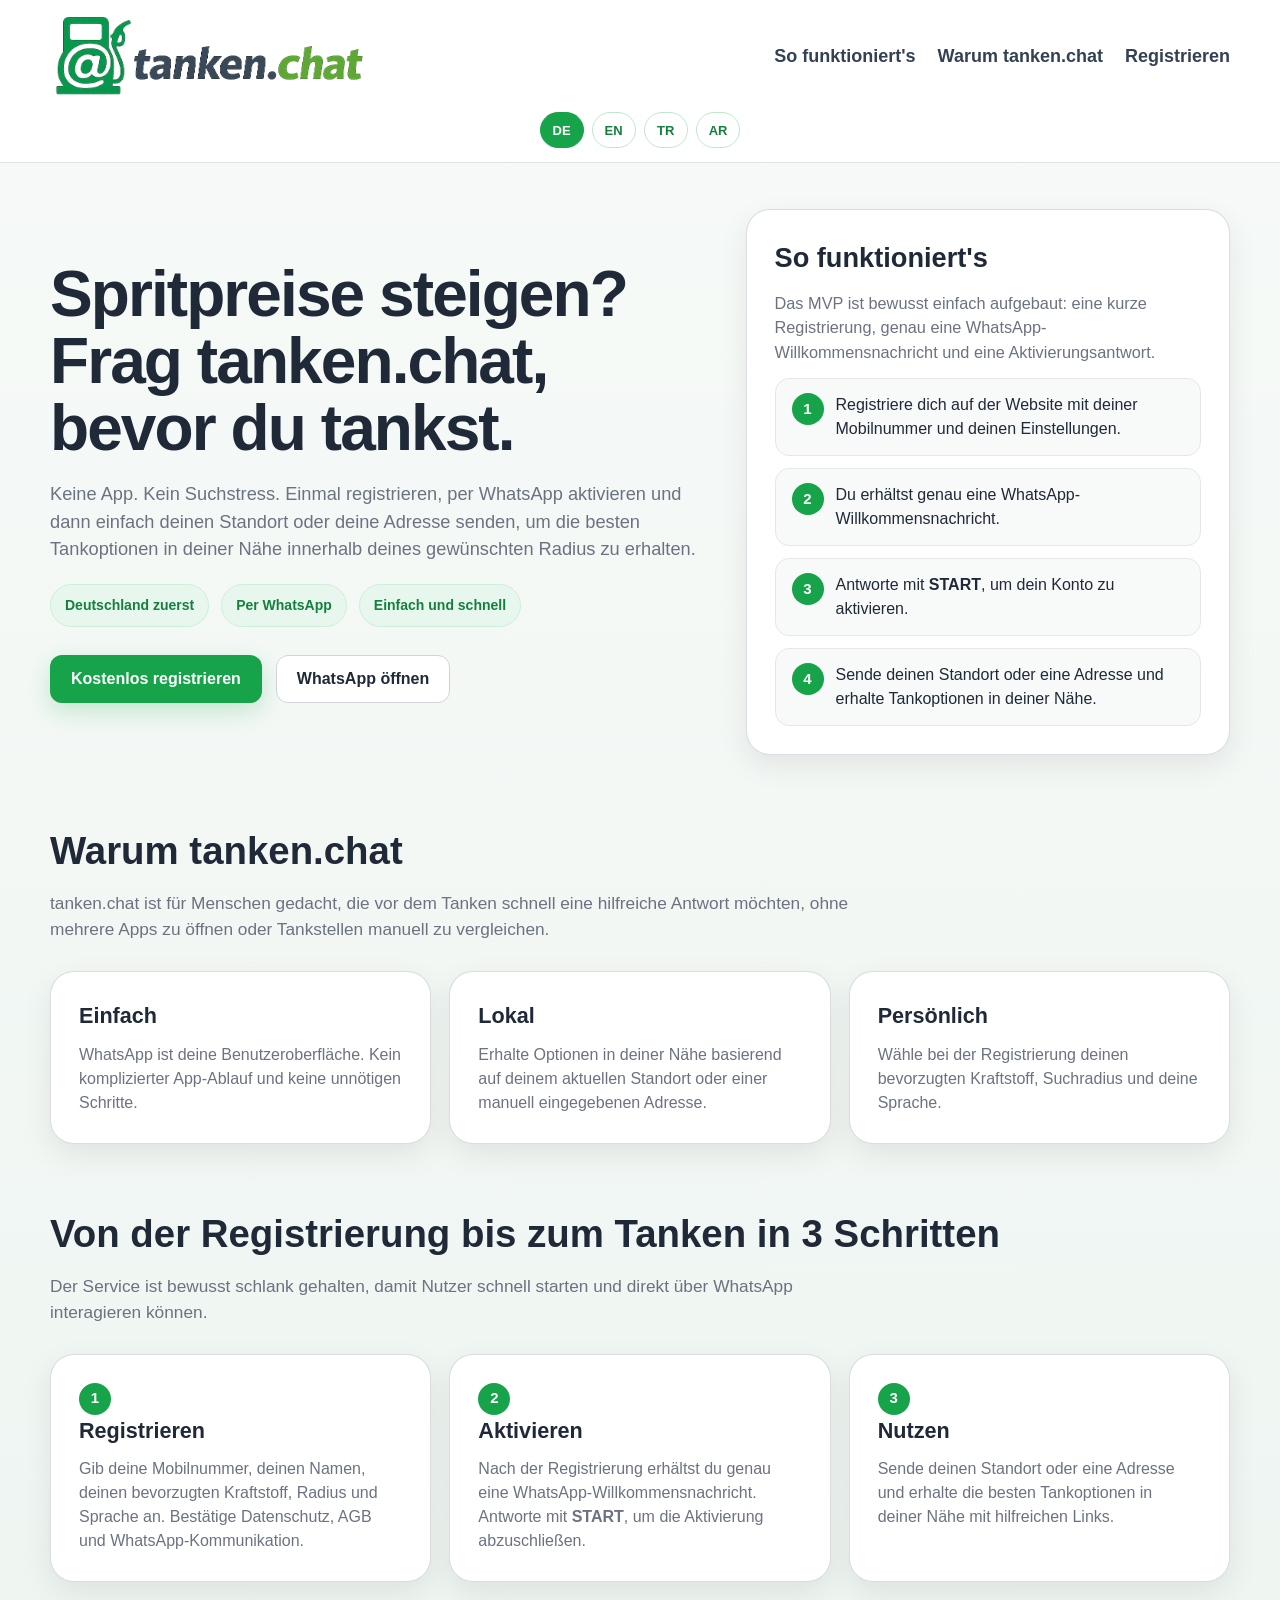
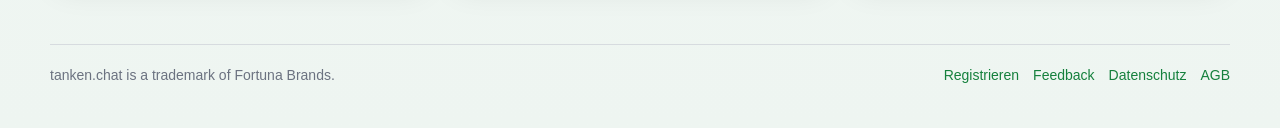
<file: index.html>
<!DOCTYPE html>
<html lang="de">
<head>
  <meta charset="UTF-8" />
  <meta name="viewport" content="width=device-width, initial-scale=1.0" />
  <title>tanken.chat</title>
  <meta name="description" content="tanken.chat - WhatsApp fuel helper" />
  <link rel="stylesheet" href="css/styles.css" />
</head>
<body data-page="home">
  <header class="site-header">
    <div class="container header-shell">
      <div class="header-top">
        <a href="index.html" class="brand" aria-label="tanken.chat home">
          <img src="assets/logo.png" alt="tanken.chat logo" />
        </a>

        <div class="header-right desktop-only">
          <nav class="nav-links">
            <a href="#how-it-works" data-i18n="nav_how">So funktioniert's</a>
            <a href="#why" data-i18n="nav_why">Warum tanken.chat</a>
            <a href="register.html" data-i18n="nav_register">Registrieren</a>
          </nav>
        </div>
      </div>

      <div class="header-language-row">
        <div class="lang-switch" aria-label="Language switcher">
          <button type="button" class="lang-btn active" data-lang="de">DE</button>
          <button type="button" class="lang-btn" data-lang="en">EN</button>
          <button type="button" class="lang-btn" data-lang="tr">TR</button>
          <button type="button" class="lang-btn" data-lang="ar">AR</button>
        </div>
      </div>

      <div class="header-nav-mobile mobile-only">
        <nav class="nav-links nav-links-mobile">
          <a href="#how-it-works" data-i18n="nav_how">So funktioniert's</a>
          <a href="#why" data-i18n="nav_why">Warum tanken.chat</a>
          <a href="register.html" data-i18n="nav_register">Registrieren</a>
        </nav>
      </div>
    </div>
  </header>

  <main>
    <section class="hero">
      <div class="container hero-grid">
        <div class="hero-copy">
          <h1 data-i18n="hero_title">Spritpreise steigen?<br />Frag tanken.chat,<br />bevor du tankst.</h1>

          <p class="lead" data-i18n="hero_lead">
            Keine App. Kein Suchstress. Einmal registrieren, per WhatsApp aktivieren und dann einfach deinen Standort oder deine Adresse senden, um die besten Tankoptionen in deiner Nähe innerhalb deines gewünschten Radius zu erhalten.
          </p>

          <div class="hero-badges">
            <span class="badge" data-i18n="badge_1">Deutschland zuerst</span>
            <span class="badge" data-i18n="badge_2">Per WhatsApp</span>
            <span class="badge" data-i18n="badge_3">Einfach und schnell</span>
          </div>

          <div class="hero-actions">
            <a class="btn btn-primary" href="register.html" data-i18n="hero_cta_primary">Kostenlos registrieren</a>
            <a class="btn btn-secondary" href="https://wa.me/" target="_blank" rel="noopener noreferrer" data-i18n="hero_cta_secondary">WhatsApp öffnen</a>
          </div>
        </div>

        <aside class="hero-card">
          <h3 data-i18n="card_title">So funktioniert's</h3>
          <p data-i18n="card_text">
            Das MVP ist bewusst einfach aufgebaut: eine kurze Registrierung, genau eine WhatsApp-Willkommensnachricht und eine Aktivierungsantwort.
          </p>

          <div class="mini-steps">
            <div class="mini-step">
              <span class="mini-step-number">1</span>
              <div data-i18n="mini_1">Registriere dich auf der Website mit deiner Mobilnummer und deinen Einstellungen.</div>
            </div>
            <div class="mini-step">
              <span class="mini-step-number">2</span>
              <div data-i18n="mini_2">Du erhältst genau eine WhatsApp-Willkommensnachricht.</div>
            </div>
            <div class="mini-step">
              <span class="mini-step-number">3</span>
              <div data-i18n="mini_3">Antworte mit <strong>START</strong>, um dein Konto zu aktivieren.</div>
            </div>
            <div class="mini-step">
              <span class="mini-step-number">4</span>
              <div data-i18n="mini_4">Sende deinen Standort oder eine Adresse und erhalte Tankoptionen in deiner Nähe.</div>
            </div>
          </div>
        </aside>
      </div>
    </section>

    <section class="section" id="why">
      <div class="container">
        <h2 class="section-title" data-i18n="why_title">Warum tanken.chat</h2>
        <p class="section-subtitle" data-i18n="why_subtitle">
          tanken.chat ist für Menschen gedacht, die vor dem Tanken schnell eine hilfreiche Antwort möchten, ohne mehrere Apps zu öffnen oder Tankstellen manuell zu vergleichen.
        </p>

        <div class="features">
          <article class="feature-card">
            <h3 data-i18n="feature_1_title">Einfach</h3>
            <p data-i18n="feature_1_text">WhatsApp ist deine Benutzeroberfläche. Kein komplizierter App-Ablauf und keine unnötigen Schritte.</p>
          </article>

          <article class="feature-card">
            <h3 data-i18n="feature_2_title">Lokal</h3>
            <p data-i18n="feature_2_text">Erhalte Optionen in deiner Nähe basierend auf deinem aktuellen Standort oder einer manuell eingegebenen Adresse.</p>
          </article>

          <article class="feature-card">
            <h3 data-i18n="feature_3_title">Persönlich</h3>
            <p data-i18n="feature_3_text">Wähle bei der Registrierung deinen bevorzugten Kraftstoff, Suchradius und deine Sprache.</p>
          </article>
        </div>
      </div>
    </section>

    <section class="section" id="how-it-works">
      <div class="container">
        <h2 class="section-title" data-i18n="steps_title">Von der Registrierung bis zum Tanken in 3 Schritten</h2>
        <p class="section-subtitle" data-i18n="steps_subtitle">
          Der Service ist bewusst schlank gehalten, damit Nutzer schnell starten und direkt über WhatsApp interagieren können.
        </p>

        <div class="steps">
          <article class="step-card">
            <div class="step-number">1</div>
            <h3 data-i18n="step_1_title">Registrieren</h3>
            <p data-i18n="step_1_text">Gib deine Mobilnummer, deinen Namen, deinen bevorzugten Kraftstoff, Radius und Sprache an. Bestätige Datenschutz, AGB und WhatsApp-Kommunikation.</p>
          </article>

          <article class="step-card">
            <div class="step-number">2</div>
            <h3 data-i18n="step_2_title">Aktivieren</h3>
            <p data-i18n="step_2_text">Nach der Registrierung erhältst du genau eine WhatsApp-Willkommensnachricht. Antworte mit <strong>START</strong>, um die Aktivierung abzuschließen.</p>
          </article>

          <article class="step-card">
            <div class="step-number">3</div>
            <h3 data-i18n="step_3_title">Nutzen</h3>
            <p data-i18n="step_3_text">Sende deinen Standort oder eine Adresse und erhalte die besten Tankoptionen in deiner Nähe mit hilfreichen Links.</p>
          </article>
        </div>
      </div>
    </section>
  </main>

  <footer class="site-footer">
    <div class="container footer-inner">
      <div>tanken.chat is a trademark of Fortuna Brands.</div>
      <div class="footer-links">
        <a href="register.html" data-i18n="footer_register">Registrieren</a>
        <a href="feedback.html" data-i18n="footer_feedback">Feedback</a>
        <a href="privacy.html" data-i18n="footer_privacy">Datenschutz</a>
        <a href="terms.html" data-i18n="footer_terms">AGB</a>
      </div>
    </div>
  </footer>

  <script>
    const translations = {
      de: {
        nav_how: "So funktioniert's",
        nav_why: "Warum tanken.chat",
        nav_register: "Registrieren",
        hero_title: "Spritpreise steigen?<br />Frag tanken.chat,<br />bevor du tankst.",
        hero_lead: "Keine App. Kein Suchstress. Einmal registrieren, per WhatsApp aktivieren und dann einfach deinen Standort oder deine Adresse senden, um die besten Tankoptionen in deiner Nähe innerhalb deines gewünschten Radius zu erhalten.",
        badge_1: "Deutschland zuerst",
        badge_2: "Per WhatsApp",
        badge_3: "Einfach und schnell",
        hero_cta_primary: "Kostenlos registrieren",
        hero_cta_secondary: "WhatsApp öffnen",
        card_title: "So funktioniert's",
        card_text: "Das MVP ist bewusst einfach aufgebaut: eine kurze Registrierung, genau eine WhatsApp-Willkommensnachricht und eine Aktivierungsantwort.",
        mini_1: "Registriere dich auf der Website mit deiner Mobilnummer und deinen Einstellungen.",
        mini_2: "Du erhältst genau eine WhatsApp-Willkommensnachricht.",
        mini_3: "Antworte mit <strong>START</strong>, um dein Konto zu aktivieren.",
        mini_4: "Sende deinen Standort oder eine Adresse und erhalte Tankoptionen in deiner Nähe.",
        why_title: "Warum tanken.chat",
        why_subtitle: "tanken.chat ist für Menschen gedacht, die vor dem Tanken schnell eine hilfreiche Antwort möchten, ohne mehrere Apps zu öffnen oder Tankstellen manuell zu vergleichen.",
        feature_1_title: "Einfach",
        feature_1_text: "WhatsApp ist deine Benutzeroberfläche. Kein komplizierter App-Ablauf und keine unnötigen Schritte.",
        feature_2_title: "Lokal",
        feature_2_text: "Erhalte Optionen in deiner Nähe basierend auf deinem aktuellen Standort oder einer manuell eingegebenen Adresse.",
        feature_3_title: "Persönlich",
        feature_3_text: "Wähle bei der Registrierung deinen bevorzugten Kraftstoff, Suchradius und deine Sprache.",
        steps_title: "Von der Registrierung bis zum Tanken in 3 Schritten",
        steps_subtitle: "Der Service ist bewusst schlank gehalten, damit Nutzer schnell starten und direkt über WhatsApp interagieren können.",
        step_1_title: "Registrieren",
        step_1_text: "Gib deine Mobilnummer, deinen Namen, deinen bevorzugten Kraftstoff, Radius und Sprache an. Bestätige Datenschutz, AGB und WhatsApp-Kommunikation.",
        step_2_title: "Aktivieren",
        step_2_text: "Nach der Registrierung erhältst du genau eine WhatsApp-Willkommensnachricht. Antworte mit <strong>START</strong>, um die Aktivierung abzuschließen.",
        step_3_title: "Nutzen",
        step_3_text: "Sende deinen Standort oder eine Adresse und erhalte die besten Tankoptionen in deiner Nähe mit hilfreichen Links.",
        footer_register: "Registrieren",
        footer_feedback: "Feedback",
        footer_privacy: "Datenschutz",
        footer_terms: "AGB"
      },
      en: {
        nav_how: "How it works",
        nav_why: "Why tanken.chat",
        nav_register: "Register",
        hero_title: "Fuel prices rising?<br />Ask tanken.chat<br />before you refuel.",
        hero_lead: "No app. No search stress. Register once, activate by WhatsApp, then send your location or address to receive the best nearby fuel options within your chosen radius.",
        badge_1: "Germany-first",
        badge_2: "WhatsApp-based",
        badge_3: "Simple and fast",
        hero_cta_primary: "Register free",
        hero_cta_secondary: "Open WhatsApp",
        card_title: "How it works",
        card_text: "The MVP is intentionally simple: one quick registration, one WhatsApp welcome message, and one activation reply.",
        mini_1: "Register on the website with your mobile number and preferences.",
        mini_2: "Receive exactly one WhatsApp welcome message.",
        mini_3: "Reply <strong>START</strong> to activate your account.",
        mini_4: "Send your location or address and receive nearby fuel options.",
        why_title: "Why tanken.chat",
        why_subtitle: "tanken.chat is designed for people who want a quick answer before refueling, without opening multiple apps or manually comparing stations.",
        feature_1_title: "Simple",
        feature_1_text: "Use WhatsApp as your interface. No complicated app flow and no unnecessary steps.",
        feature_2_title: "Localized",
        feature_2_text: "Get nearby options based on your current location or a manually entered address.",
        feature_3_title: "Personalized",
        feature_3_text: "Choose your preferred fuel, search radius, and language during registration.",
        steps_title: "From registration to refueling in 3 steps",
        steps_subtitle: "The service is intentionally lightweight so users can start quickly and interact directly through WhatsApp.",
        step_1_title: "Register",
        step_1_text: "Add your mobile number, user name, preferred fuel, radius, and language. Accept privacy, terms, and WhatsApp communication.",
        step_2_title: "Activate",
        step_2_text: "After registration, you receive exactly one WhatsApp welcome message. Reply <strong>START</strong> to complete activation.",
        step_3_title: "Use",
        step_3_text: "Send your location or address and receive the best nearby fuel options with helpful links.",
        footer_register: "Register",
        footer_feedback: "Feedback",
        footer_privacy: "Privacy",
        footer_terms: "Terms"
      },
      tr: {
        nav_how: "Nasıl çalışır",
        nav_why: "Neden tanken.chat",
        nav_register: "Kayıt ol",
        hero_title: "Yakıt fiyatları artıyor mu?<br />Yakıt almadan önce<br />tanken.chat'e sor.",
        hero_lead: "Uygulama yok. Arama stresi yok. Bir kez kayıt ol, WhatsApp ile etkinleştir, sonra konumunu veya adresini gönder ve seçtiğin yarıçap içindeki en iyi yakın yakıt seçeneklerini al.",
        badge_1: "Önce Almanya",
        badge_2: "WhatsApp tabanlı",
        badge_3: "Basit ve hızlı",
        hero_cta_primary: "Ücretsiz kayıt ol",
        hero_cta_secondary: "WhatsApp'ı aç",
        card_title: "Nasıl çalışır",
        card_text: "MVP bilerek basit tasarlandı: hızlı bir kayıt, bir WhatsApp karşılama mesajı ve bir etkinleştirme yanıtı.",
        mini_1: "Web sitesinde cep telefonu numaran ve tercihlerinle kayıt ol.",
        mini_2: "Tam olarak bir WhatsApp karşılama mesajı al.",
        mini_3: "Hesabını etkinleştirmek için <strong>START</strong> yaz ve gönder.",
        mini_4: "Konumunu veya adresini gönder ve yakındaki yakıt seçeneklerini al.",
        why_title: "Neden tanken.chat",
        why_subtitle: "tanken.chat, yakıt almadan önce hızlı bir cevap isteyen ve birden fazla uygulama açmadan veya istasyonları manuel karşılaştırmadan çözüm arayan kişiler için tasarlanmıştır.",
        feature_1_title: "Basit",
        feature_1_text: "Arayüz olarak WhatsApp kullanılır. Karmaşık uygulama akışı ve gereksiz adımlar yoktur.",
        feature_2_title: "Yerel",
        feature_2_text: "Mevcut konumuna veya elle girdiğin adrese göre yakın seçenekleri al.",
        feature_3_title: "Kişisel",
        feature_3_text: "Kayıt sırasında tercih ettiğin yakıt türünü, arama yarıçapını ve dili seç.",
        steps_title: "Kayıttan yakıt almaya 3 adım",
        steps_subtitle: "Hizmet, kullanıcıların hızlı başlaması ve doğrudan WhatsApp üzerinden etkileşim kurması için hafif tutulmuştur.",
        step_1_title: "Kayıt ol",
        step_1_text: "Cep telefonu numaranı, kullanıcı adını, tercih ettiğin yakıtı, yarıçapı ve dili ekle. Gizlilik, şartlar ve WhatsApp iletişimini kabul et.",
        step_2_title: "Etkinleştir",
        step_2_text: "Kayıttan sonra tam olarak bir WhatsApp karşılama mesajı alırsın. Etkinleştirmeyi tamamlamak için <strong>START</strong> yanıtını ver.",
        step_3_title: "Kullan",
        step_3_text: "Konumunu veya adresini gönder ve faydalı bağlantılarla en iyi yakın yakıt seçeneklerini al.",
        footer_register: "Kayıt ol",
        footer_feedback: "Geri bildirim",
        footer_privacy: "Gizlilik",
        footer_terms: "Şartlar"
      },
      ar: {
        nav_how: "كيف يعمل",
        nav_why: "لماذا tanken.chat",
        nav_register: "التسجيل",
        hero_title: "هل ترتفع أسعار الوقود؟<br />اسأل tanken.chat<br />قبل أن تعبئ الوقود.",
        hero_lead: "لا تطبيق. لا تعب في البحث. سجّل مرة واحدة، فعّل عبر واتساب، ثم أرسل موقعك أو عنوانك لتحصل على أفضل خيارات الوقود القريبة ضمن النطاق الذي تختاره.",
        badge_1: "ألمانيا أولاً",
        badge_2: "يعتمد على واتساب",
        badge_3: "بسيط وسريع",
        hero_cta_primary: "سجّل مجاناً",
        hero_cta_secondary: "افتح واتساب",
        card_title: "كيف يعمل",
        card_text: "تم تصميم النسخة الأولية ببساطة: تسجيل سريع واحد، رسالة ترحيب واحدة على واتساب، ورد تفعيل واحد.",
        mini_1: "سجّل في الموقع باستخدام رقم هاتفك المحمول وتفضيلاتك.",
        mini_2: "ستتلقى رسالة ترحيب واحدة فقط على واتساب.",
        mini_3: "أرسل <strong>START</strong> لتفعيل حسابك.",
        mini_4: "أرسل موقعك أو عنوانك واحصل على خيارات الوقود القريبة.",
        why_title: "لماذا tanken.chat",
        why_subtitle: "تم تصميم tanken.chat للأشخاص الذين يريدون إجابة سريعة قبل التزود بالوقود، من دون فتح عدة تطبيقات أو مقارنة المحطات يدوياً.",
        feature_1_title: "بسيط",
        feature_1_text: "استخدم واتساب كواجهة لك. لا تدفق تطبيق معقد ولا خطوات غير ضرورية.",
        feature_2_title: "محلي",
        feature_2_text: "احصل على خيارات قريبة بناءً على موقعك الحالي أو عنوان تدخله يدوياً.",
        feature_3_title: "شخصي",
        feature_3_text: "اختر نوع الوقود المفضل، ونطاق البحث، واللغة أثناء التسجيل.",
        steps_title: "من التسجيل إلى التزود بالوقود في 3 خطوات",
        steps_subtitle: "تم إبقاء الخدمة خفيفة حتى يتمكن المستخدمون من البدء بسرعة والتفاعل مباشرة عبر واتساب.",
        step_1_title: "التسجيل",
        step_1_text: "أدخل رقم هاتفك المحمول واسم المستخدم ونوع الوقود المفضل والنطاق واللغة. وافق على الخصوصية والشروط والتواصل عبر واتساب.",
        step_2_title: "التفعيل",
        step_2_text: "بعد التسجيل، ستتلقى رسالة ترحيب واحدة فقط على واتساب. أرسل <strong>START</strong> لإكمال التفعيل.",
        step_3_title: "الاستخدام",
        step_3_text: "أرسل موقعك أو عنوانك واحصل على أفضل خيارات الوقود القريبة مع روابط مفيدة.",
        footer_register: "التسجيل",
        footer_feedback: "ملاحظات",
        footer_privacy: "الخصوصية",
        footer_terms: "الشروط"
      }
    };

    function applyLanguage(lang) {
      const dict = translations[lang] || translations.de;
      document.documentElement.lang = lang === 'ar' ? 'ar' : lang;
      document.documentElement.dir = lang === 'ar' ? 'rtl' : 'ltr';
      document.body.classList.toggle('rtl', lang === 'ar');

      document.querySelectorAll('[data-i18n]').forEach(el => {
        const key = el.getAttribute('data-i18n');
        if (dict[key]) el.innerHTML = dict[key];
      });

      document.querySelectorAll('.lang-btn').forEach(btn => {
        btn.classList.toggle('active', btn.dataset.lang === lang);
      });

      localStorage.setItem('tanken_lang', lang);
    }

    const savedLang = localStorage.getItem('tanken_lang') || 'de';
    applyLanguage(savedLang);

    document.querySelectorAll('.lang-btn').forEach(btn => {
      btn.addEventListener('click', () => applyLanguage(btn.dataset.lang));
    });
  </script>
</body>
</html>
</file>
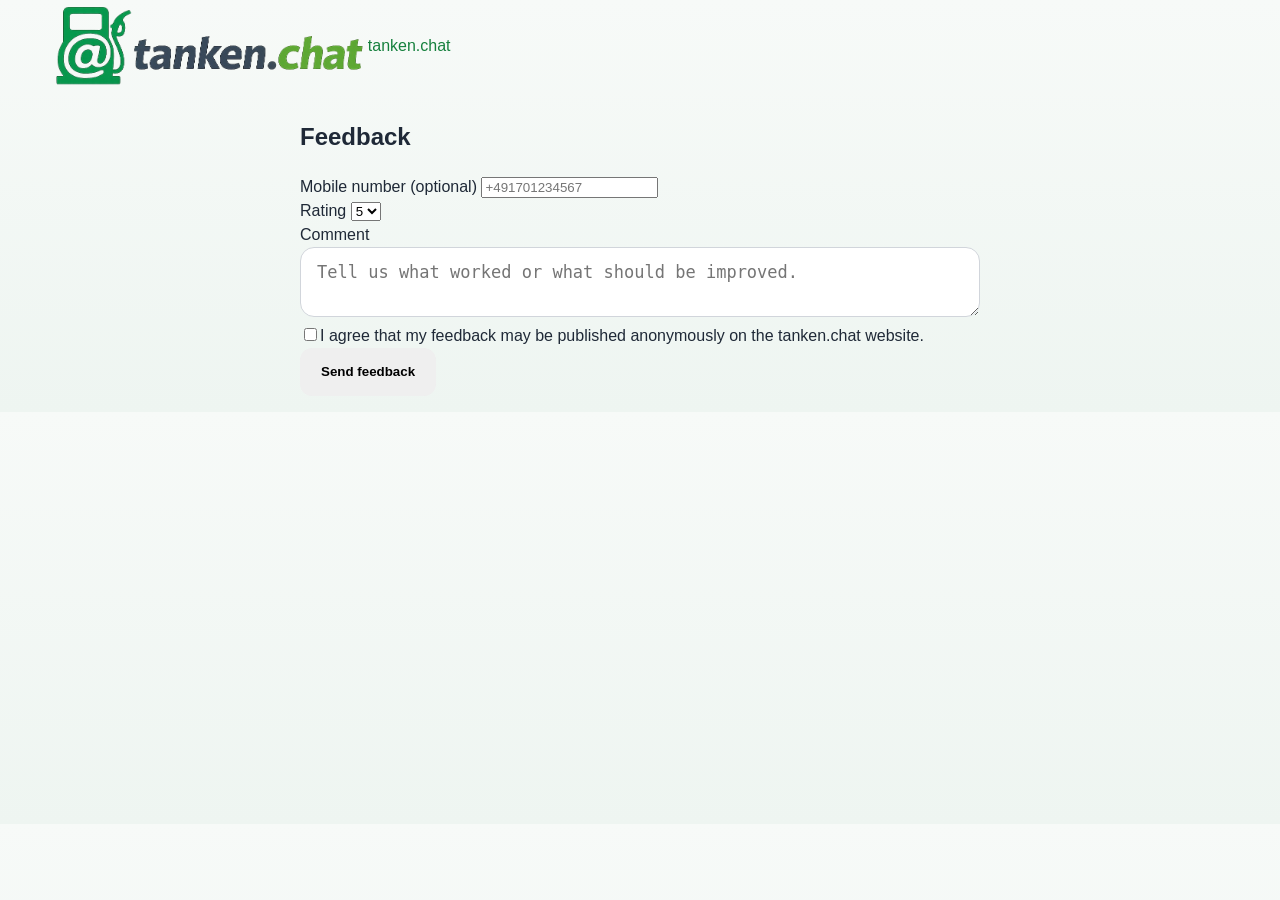
<file: feedback.html>
<!doctype html>
<html lang="en">
<head>
  <meta charset="utf-8">
  <meta name="viewport" content="width=device-width, initial-scale=1">
  <title>Feedback | tanken.chat</title>
  <link rel="stylesheet" href="/css/styles.css">
</head>
<body>
  <header>
    <div class="container">
      <a class="brand" href="/">
        <img src="/assets/logo.png" alt="tanken.chat logo">
        <span>tanken.chat</span>
      </a>
    </div>
  </header>

  <main>
    <section>
      <div class="container" style="max-width:680px;">
        <div class="card">
          <h1>Feedback</h1>
          <form id="feedbackForm">
            <div>
              <label for="mobile_number">Mobile number (optional)</label>
              <input id="mobile_number" type="tel" placeholder="+491701234567">
            </div>
            <div>
              <label for="rating">Rating</label>
              <select id="rating" required>
                <option value="5">5</option>
                <option value="4">4</option>
                <option value="3">3</option>
                <option value="2">2</option>
                <option value="1">1</option>
              </select>
            </div>
            <div>
              <label for="comment">Comment</label>
              <textarea id="comment" placeholder="Tell us what worked or what should be improved."></textarea>
            </div>
            <label class="checkbox"><input type="checkbox" id="allow_publish"><span>I agree that my feedback may be published anonymously on the tanken.chat website.</span></label>
            <button class="btn" type="submit">Send feedback</button>
          </form>
          <div id="result" style="margin-top:16px;"></div>
        </div>
      </div>
    </section>
  </main>

  <script src="/js/feedback.js"></script>
</body>
</html>
</file>
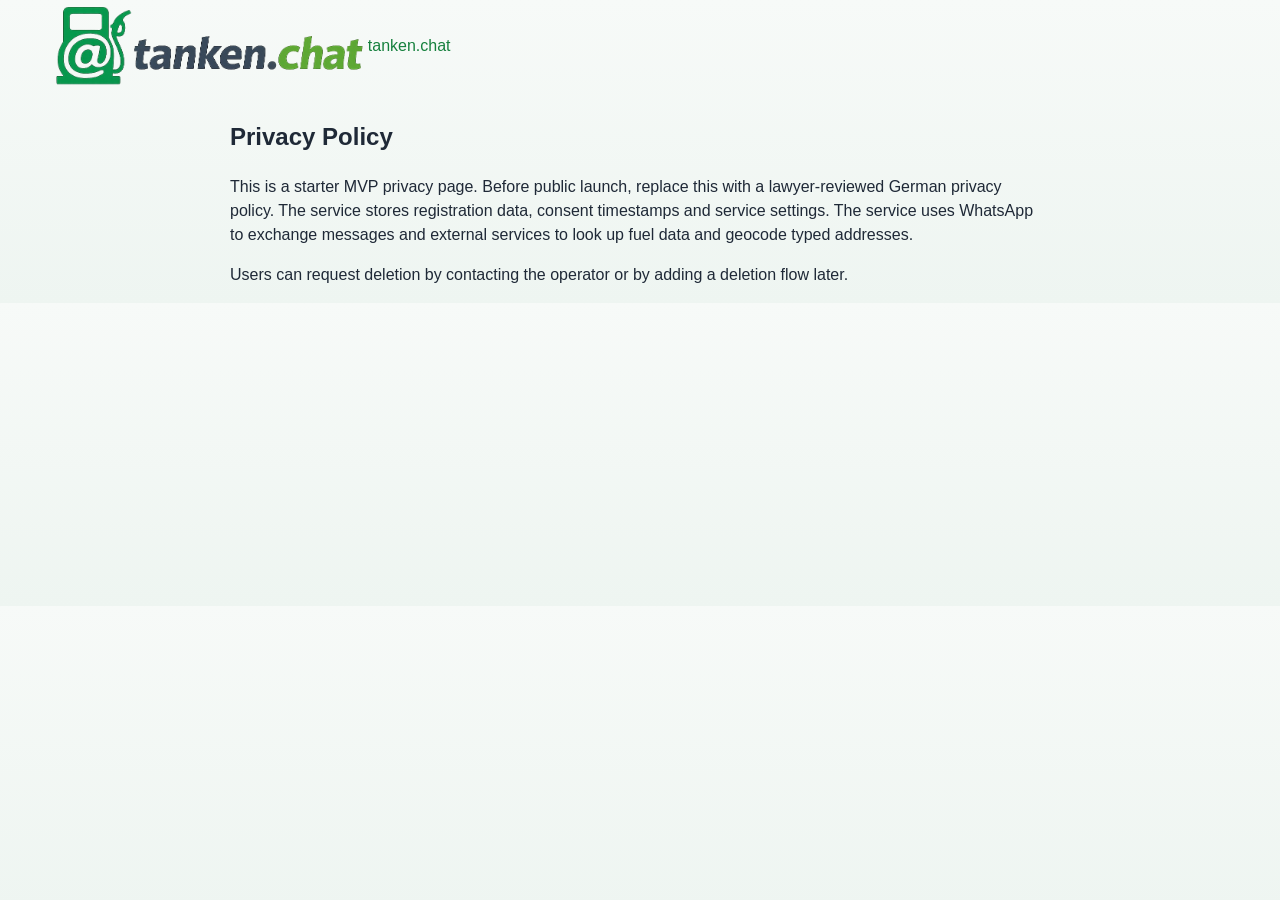
<file: privacy.html>
<!doctype html>
<html lang="en">
<head>
  <meta charset="utf-8">
  <meta name="viewport" content="width=device-width, initial-scale=1">
  <title>Privacy | tanken.chat</title>
  <link rel="stylesheet" href="/css/styles.css">
</head>
<body>
  <header><div class="container"><a class="brand" href="/"><img src="/assets/logo.png" alt="logo"><span>tanken.chat</span></a></div></header>
  <main><section><div class="container" style="max-width:820px;"><div class="card"><h1>Privacy Policy</h1><p>This is a starter MVP privacy page. Before public launch, replace this with a lawyer-reviewed German privacy policy. The service stores registration data, consent timestamps and service settings. The service uses WhatsApp to exchange messages and external services to look up fuel data and geocode typed addresses.</p><p>Users can request deletion by contacting the operator or by adding a deletion flow later.</p></div></div></section></main>
</body>
</html>
</file>
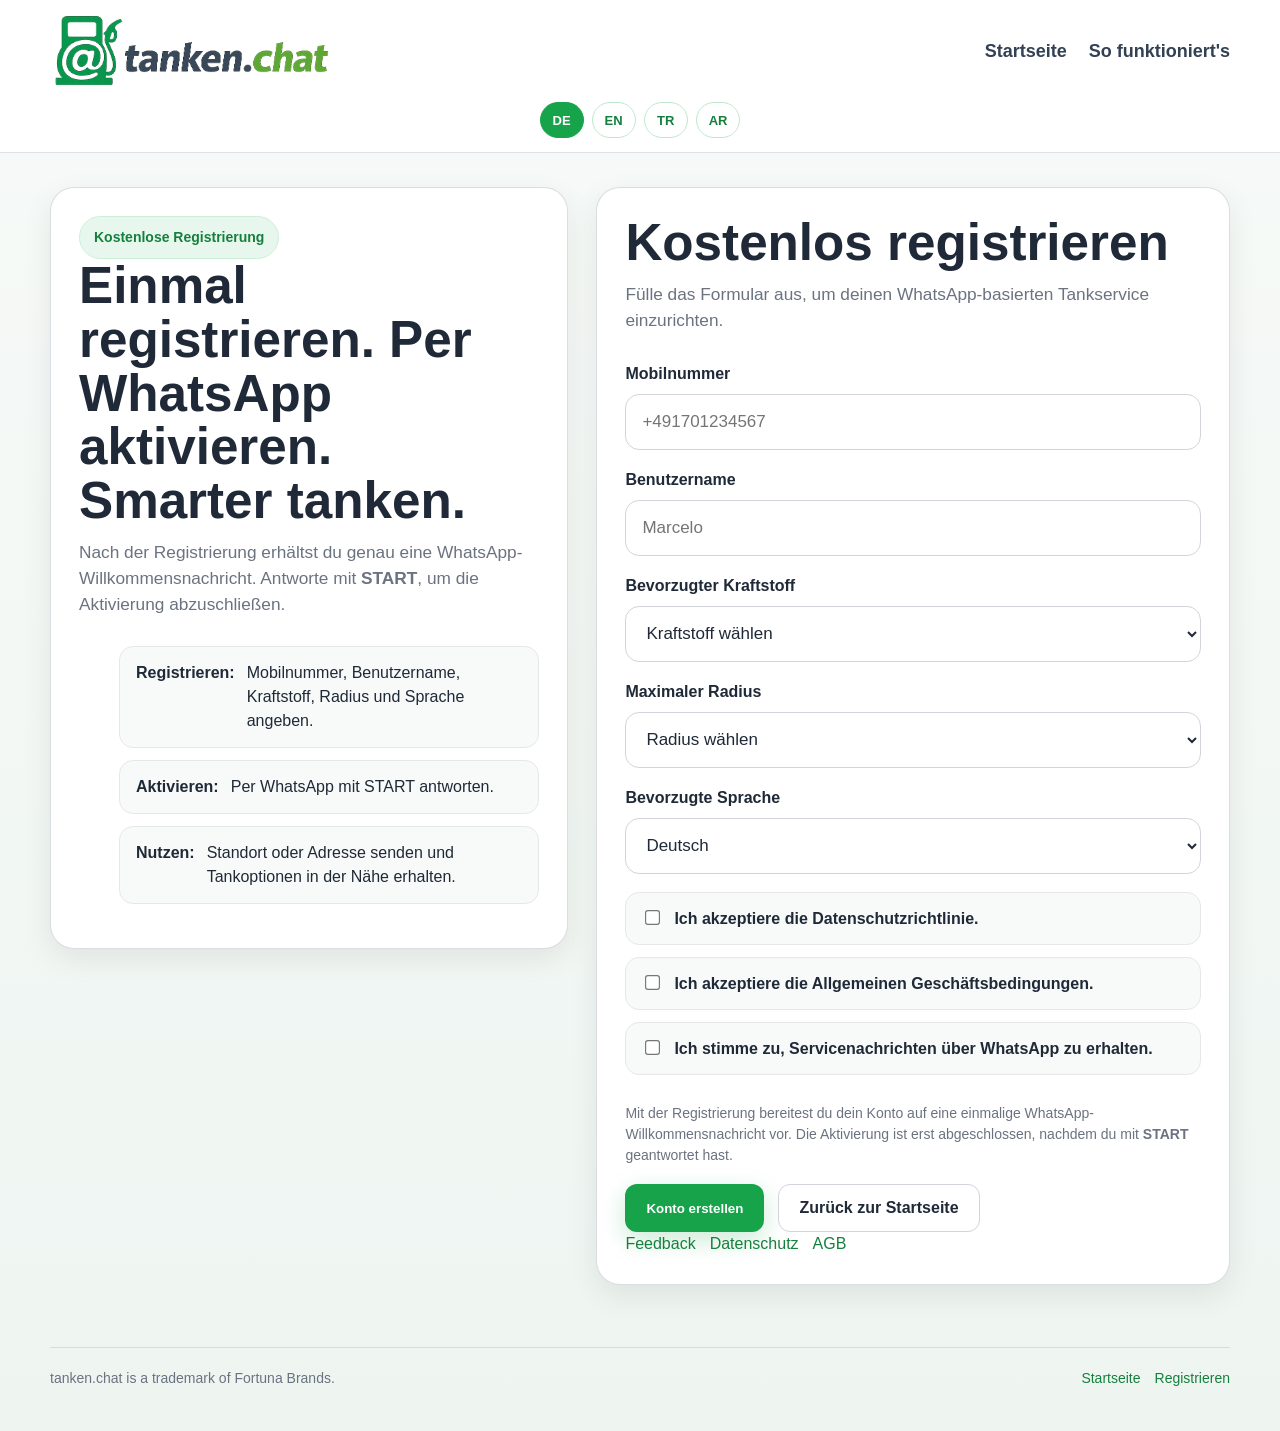
<file: register.html>
<!DOCTYPE html>
<html lang="de">
<head>
  <meta charset="UTF-8" />
  <meta name="viewport" content="width=device-width, initial-scale=1.0" />
  <title>tanken.chat</title>
  <meta name="description" content="tanken.chat register page" />
  <link rel="stylesheet" href="css/styles.css" />
</head>
<body data-page="register">
  <header class="site-header">
    <div class="container header-shell">
      <div class="header-top">
        <a href="index.html" class="brand small" aria-label="tanken.chat home">
          <img src="assets/logo.png" alt="tanken.chat logo" />
        </a>

        <div class="header-right desktop-only">
          <nav class="nav-links">
            <a href="index.html" data-i18n="nav_home">Startseite</a>
            <a href="index.html#how-it-works" data-i18n="nav_how">So funktioniert's</a>
          </nav>
        </div>
      </div>

      <div class="header-language-row">
        <div class="lang-switch" aria-label="Language switcher">
          <button type="button" class="lang-btn active" data-lang="de">DE</button>
          <button type="button" class="lang-btn" data-lang="en">EN</button>
          <button type="button" class="lang-btn" data-lang="tr">TR</button>
          <button type="button" class="lang-btn" data-lang="ar">AR</button>
        </div>
      </div>

      <div class="header-nav-mobile mobile-only">
        <nav class="nav-links nav-links-mobile">
          <a href="index.html" data-i18n="nav_home">Startseite</a>
          <a href="index.html#how-it-works" data-i18n="nav_how">So funktioniert's</a>
        </nav>
      </div>
    </div>
  </header>

  <main class="form-page">
    <div class="container form-shell">
      <aside class="info-panel">
        <div class="badge" data-i18n="info_badge">Kostenlose Registrierung</div>
        <h1 data-i18n="info_title">Einmal registrieren. Per WhatsApp aktivieren. Smarter tanken.</h1>
        <p data-i18n="info_text">
          Nach der Registrierung erhältst du genau eine WhatsApp-Willkommensnachricht. Antworte mit <strong>START</strong>, um die Aktivierung abzuschließen.
        </p>

        <ul class="info-list">
          <li data-i18n="info_1"><strong>Registrieren:</strong> Mobilnummer, Benutzername, Kraftstoff, Radius und Sprache angeben.</li>
          <li data-i18n="info_2"><strong>Aktivieren:</strong> Per WhatsApp mit START antworten.</li>
          <li data-i18n="info_3"><strong>Nutzen:</strong> Standort oder Adresse senden und Tankoptionen in der Nähe erhalten.</li>
        </ul>
      </aside>

      <section class="form-panel">
        <h2 data-i18n="form_title">Kostenlos registrieren</h2>
        <p class="intro" data-i18n="form_intro">Fülle das Formular aus, um deinen WhatsApp-basierten Tankservice einzurichten.</p>

        <div id="form-status" class="form-note" style="display:none;"></div>

        <form class="form-grid" id="register-form">
          <div class="field">
            <label for="mobile" data-i18n="label_mobile">Mobilnummer</label>
            <input class="input" type="tel" id="mobile" name="mobile" placeholder="+491701234567" required />
          </div>

          <div class="field">
            <label for="username" data-i18n="label_username">Benutzername</label>
            <input class="input" type="text" id="username" name="username" placeholder="Marcelo" required />
          </div>

          <div class="field">
            <label for="fuel" data-i18n="label_fuel">Bevorzugter Kraftstoff</label>
            <select class="select" id="fuel" name="fuel" required>
              <option value="" data-i18n="opt_fuel">Kraftstoff wählen</option>
              <option value="diesel" data-i18n="fuel_diesel">Diesel</option>
              <option value="e5" data-i18n="fuel_e5">E5</option>
              <option value="e10" data-i18n="fuel_e10">E10</option>
            </select>
          </div>

          <div class="field">
            <label for="radius" data-i18n="label_radius">Maximaler Radius</label>
            <select class="select" id="radius" name="radius" required>
              <option value="" data-i18n="opt_radius">Radius wählen</option>
              <option value="3">3 km</option>
              <option value="5">5 km</option>
              <option value="10">10 km</option>
              <option value="15">15 km</option>
              <option value="20">20 km</option>
              <option value="25">25 km</option>
            </select>
          </div>

          <div class="field">
            <label for="language" data-i18n="label_language">Bevorzugte Sprache</label>
            <select class="select" id="language" name="language" required>
              <option value="" data-i18n="opt_language">Sprache wählen</option>
              <option value="de" data-i18n="lang_de">Deutsch</option>
              <option value="en" data-i18n="lang_en">Englisch</option>
              <option value="tr" data-i18n="lang_tr">Türkisch</option>
              <option value="ar" data-i18n="lang_ar">Arabisch</option>
            </select>
          </div>

          <div class="checkbox-group">
            <div class="checkbox-item">
              <input type="checkbox" id="privacy" name="privacy" required />
              <label for="privacy" data-i18n="check_privacy">Ich akzeptiere die Datenschutzrichtlinie.</label>
            </div>

            <div class="checkbox-item">
              <input type="checkbox" id="terms" name="terms" required />
              <label for="terms" data-i18n="check_terms">Ich akzeptiere die Allgemeinen Geschäftsbedingungen.</label>
            </div>

            <div class="checkbox-item">
              <input type="checkbox" id="whatsapp" name="whatsapp" required />
              <label for="whatsapp" data-i18n="check_whatsapp">Ich stimme zu, Servicenachrichten über WhatsApp zu erhalten.</label>
            </div>
          </div>

          <div class="form-note" data-i18n="form_note">
            Mit der Registrierung bereitest du dein Konto auf eine einmalige WhatsApp-Willkommensnachricht vor. Die Aktivierung ist erst abgeschlossen, nachdem du mit <strong>START</strong> geantwortet hast.
          </div>

          <div class="form-actions">
            <button class="btn btn-primary" type="submit" id="submit-btn" data-i18n="form_submit">Konto erstellen</button>
            <a class="btn btn-secondary" href="index.html" data-i18n="form_back">Zurück zur Startseite</a>
          </div>
        </form>

        <div class="helper-links">
          <a href="feedback.html" data-i18n="footer_feedback">Feedback</a>
          <a href="privacy.html" data-i18n="footer_privacy">Datenschutz</a>
          <a href="terms.html" data-i18n="footer_terms">AGB</a>
        </div>
      </section>
    </div>
  </main>

  <footer class="site-footer">
    <div class="container footer-inner">
      <div>tanken.chat is a trademark of Fortuna Brands.</div>
      <div class="footer-links">
        <a href="index.html" data-i18n="nav_home">Startseite</a>
        <a href="register.html" data-i18n="footer_register">Registrieren</a>
      </div>
    </div>
  </footer>

  <script>
    const API_BASE = "https://tanken-chat-worker.marcelo-lang.workers.dev";

    const translations = {
      de: {
        nav_home: "Startseite",
        nav_how: "So funktioniert's",
        info_badge: "Kostenlose Registrierung",
        info_title: "Einmal registrieren. Per WhatsApp aktivieren. Smarter tanken.",
        info_text: "Nach der Registrierung erhältst du genau eine WhatsApp-Willkommensnachricht. Antworte mit <strong>START</strong>, um die Aktivierung abzuschließen.",
        info_1: "<strong>Registrieren:</strong> Mobilnummer, Benutzername, Kraftstoff, Radius und Sprache angeben.",
        info_2: "<strong>Aktivieren:</strong> Per WhatsApp mit START antworten.",
        info_3: "<strong>Nutzen:</strong> Standort oder Adresse senden und Tankoptionen in der Nähe erhalten.",
        form_title: "Kostenlos registrieren",
        form_intro: "Fülle das Formular aus, um deinen WhatsApp-basierten Tankservice einzurichten.",
        label_mobile: "Mobilnummer",
        label_username: "Benutzername",
        label_fuel: "Bevorzugter Kraftstoff",
        opt_fuel: "Kraftstoff wählen",
        fuel_diesel: "Diesel",
        fuel_e5: "E5",
        fuel_e10: "E10",
        label_radius: "Maximaler Radius",
        opt_radius: "Radius wählen",
        label_language: "Bevorzugte Sprache",
        opt_language: "Sprache wählen",
        lang_de: "Deutsch",
        lang_en: "Englisch",
        lang_tr: "Türkisch",
        lang_ar: "Arabisch",
        check_privacy: "Ich akzeptiere die Datenschutzrichtlinie.",
        check_terms: "Ich akzeptiere die Allgemeinen Geschäftsbedingungen.",
        check_whatsapp: "Ich stimme zu, Servicenachrichten über WhatsApp zu erhalten.",
        form_note: "Mit der Registrierung bereitest du dein Konto auf eine einmalige WhatsApp-Willkommensnachricht vor. Die Aktivierung ist erst abgeschlossen, nachdem du mit <strong>START</strong> geantwortet hast.",
        form_submit: "Konto erstellen",
        form_back: "Zurück zur Startseite",
        footer_register: "Registrieren",
        footer_feedback: "Feedback",
        footer_privacy: "Datenschutz",
        footer_terms: "AGB",
        submit_success: "Registrierung erfolgreich. Bitte prüfe jetzt dein WhatsApp und antworte dort mit START, um dein Konto zu aktivieren.",
        submit_error: "Registrierung fehlgeschlagen. Bitte versuche es erneut.",
        submit_loading: "Registrierung wird gesendet..."
      },
      en: {
        nav_home: "Home",
        nav_how: "How it works",
        info_badge: "Free registration",
        info_title: "Register once. Activate on WhatsApp. Refuel smarter.",
        info_text: "After registration, you will receive exactly one WhatsApp welcome message. Reply <strong>START</strong> to complete activation.",
        info_1: "<strong>Register:</strong> add mobile number, user name, fuel type, radius, and language.",
        info_2: "<strong>Activate:</strong> reply START in WhatsApp.",
        info_3: "<strong>Use:</strong> send location or address and receive nearby fuel options.",
        form_title: "Register free",
        form_intro: "Complete the form below to prepare your WhatsApp-based fuel lookup service.",
        label_mobile: "Mobile number",
        label_username: "User name",
        label_fuel: "Preferred fuel",
        opt_fuel: "Select fuel",
        fuel_diesel: "Diesel",
        fuel_e5: "E5",
        fuel_e10: "E10",
        label_radius: "Maximum radius",
        opt_radius: "Select radius",
        label_language: "Preferred language",
        opt_language: "Select language",
        lang_de: "German",
        lang_en: "English",
        lang_tr: "Turkish",
        lang_ar: "Arabic",
        check_privacy: "I accept the Privacy Policy.",
        check_terms: "I accept the Terms and Conditions.",
        check_whatsapp: "I agree to receive service messages through WhatsApp.",
        form_note: "By registering, you prepare your account to receive a one-time WhatsApp welcome message. Activation is completed only after your reply <strong>START</strong>.",
        form_submit: "Create account",
        form_back: "Back to home",
        footer_register: "Register",
        footer_feedback: "Feedback",
        footer_privacy: "Privacy",
        footer_terms: "Terms",
        submit_success: "Registration successful. Please check WhatsApp now and reply START there to activate your account.",
        submit_error: "Registration failed. Please try again.",
        submit_loading: "Submitting registration..."
      },
      tr: {
        nav_home: "Ana sayfa",
        nav_how: "Nasıl çalışır",
        info_badge: "Ücretsiz kayıt",
        info_title: "Bir kez kayıt ol. WhatsApp'ta etkinleştir. Daha akıllı yakıt al.",
        info_text: "Kayıttan sonra tam olarak bir WhatsApp karşılama mesajı alacaksın. Etkinleştirmeyi tamamlamak için <strong>START</strong> yanıtını ver.",
        info_1: "<strong>Kayıt:</strong> cep telefonu numarası, kullanıcı adı, yakıt türü, yarıçap ve dil ekle.",
        info_2: "<strong>Etkinleştir:</strong> WhatsApp'ta START yanıtını ver.",
        info_3: "<strong>Kullan:</strong> konumunu veya adresini gönder ve yakın yakıt seçeneklerini al.",
        form_title: "Ücretsiz kayıt ol",
        form_intro: "WhatsApp tabanlı yakıt arama hizmetini hazırlamak için aşağıdaki formu doldur.",
        label_mobile: "Cep telefonu numarası",
        label_username: "Kullanıcı adı",
        label_fuel: "Tercih edilen yakıt",
        opt_fuel: "Yakıt seç",
        fuel_diesel: "Dizel",
        fuel_e5: "E5",
        fuel_e10: "E10",
        label_radius: "Maksimum yarıçap",
        opt_radius: "Yarıçap seç",
        label_language: "Tercih edilen dil",
        opt_language: "Dil seç",
        lang_de: "Almanca",
        lang_en: "İngilizce",
        lang_tr: "Türkçe",
        lang_ar: "Arapça",
        check_privacy: "Gizlilik Politikasını kabul ediyorum.",
        check_terms: "Şartlar ve Koşulları kabul ediyorum.",
        check_whatsapp: "WhatsApp üzerinden hizmet mesajları almayı kabul ediyorum.",
        form_note: "Kayıt olarak hesabını bir defalık WhatsApp karşılama mesajı almaya hazırlarsın. Etkinleştirme ancak <strong>START</strong> yanıtından sonra tamamlanır.",
        form_submit: "Hesap oluştur",
        form_back: "Ana sayfaya dön",
        footer_register: "Kayıt ol",
        footer_feedback: "Geri bildirim",
        footer_privacy: "Gizlilik",
        footer_terms: "Şartlar",
        submit_success: "Kayıt başarılı. Lütfen şimdi WhatsApp'ını kontrol et ve hesabını etkinleştirmek için START yanıtını ver.",
        submit_error: "Kayıt başarısız oldu. Lütfen tekrar dene.",
        submit_loading: "Kayıt gönderiliyor..."
      },
      ar: {
        nav_home: "الرئيسية",
        nav_how: "كيف يعمل",
        info_badge: "تسجيل مجاني",
        info_title: "سجّل مرة واحدة. فعّل عبر واتساب. وازود بالوقود بذكاء أكبر.",
        info_text: "بعد التسجيل، ستتلقى رسالة ترحيب واحدة فقط على واتساب. أرسل <strong>START</strong> لإكمال التفعيل.",
        info_1: "<strong>التسجيل:</strong> أضف رقم الهاتف المحمول واسم المستخدم ونوع الوقود والنطاق واللغة.",
        info_2: "<strong>التفعيل:</strong> أرسل START عبر واتساب.",
        info_3: "<strong>الاستخدام:</strong> أرسل الموقع أو العنوان واحصل على خيارات الوقود القريبة.",
        form_title: "سجّل مجاناً",
        form_intro: "أكمل النموذج أدناه لإعداد خدمة البحث عن الوقود عبر واتساب.",
        label_mobile: "رقم الهاتف المحمول",
        label_username: "اسم المستخدم",
        label_fuel: "نوع الوقود المفضل",
        opt_fuel: "اختر الوقود",
        fuel_diesel: "ديزل",
        fuel_e5: "E5",
        fuel_e10: "E10",
        label_radius: "أقصى نطاق",
        opt_radius: "اختر النطاق",
        label_language: "اللغة المفضلة",
        opt_language: "اختر اللغة",
        lang_de: "الألمانية",
        lang_en: "الإنجليزية",
        lang_tr: "التركية",
        lang_ar: "العربية",
        check_privacy: "أوافق على سياسة الخصوصية.",
        check_terms: "أوافق على الشروط والأحكام.",
        check_whatsapp: "أوافق على تلقي رسائل الخدمة عبر واتساب.",
        form_note: "من خلال التسجيل، تقوم بإعداد حسابك لتلقي رسالة ترحيب واحدة عبر واتساب. يكتمل التفعيل فقط بعد ردك بكلمة <strong>START</strong>.",
        form_submit: "إنشاء الحساب",
        form_back: "العودة إلى الرئيسية",
        footer_register: "التسجيل",
        footer_feedback: "ملاحظات",
        footer_privacy: "الخصوصية",
        footer_terms: "الشروط",
        submit_success: "تم التسجيل بنجاح. يرجى التحقق من واتساب الآن والرد بكلمة START لتفعيل حسابك.",
        submit_error: "فشل التسجيل. يرجى المحاولة مرة أخرى.",
        submit_loading: "جارٍ إرسال التسجيل..."
      }
    };

    function currentLang() {
      return localStorage.getItem('tanken_lang') || 'de';
    }

    function applyLanguage(lang) {
      const dict = translations[lang] || translations.de;
      document.documentElement.lang = lang === 'ar' ? 'ar' : lang;
      document.documentElement.dir = lang === 'ar' ? 'rtl' : 'ltr';
      document.body.classList.toggle('rtl', lang === 'ar');

      document.querySelectorAll('[data-i18n]').forEach(el => {
        const key = el.getAttribute('data-i18n');
        if (dict[key]) el.innerHTML = dict[key];
      });

      document.querySelectorAll('.lang-btn').forEach(btn => {
        btn.classList.toggle('active', btn.dataset.lang === lang);
      });

      localStorage.setItem('tanken_lang', lang);

      const select = document.getElementById('language');
      if (select) select.value = lang;
    }

    const savedLang = currentLang();
    applyLanguage(savedLang);

    document.querySelectorAll('.lang-btn').forEach(btn => {
      btn.addEventListener('click', () => applyLanguage(btn.dataset.lang));
    });

    const form = document.getElementById('register-form');
    const statusBox = document.getElementById('form-status');
    const submitBtn = document.getElementById('submit-btn');

    function showStatus(message, ok = true) {
      statusBox.style.display = 'block';
      statusBox.textContent = message;
      statusBox.style.color = ok ? '#15803d' : '#b91c1c';
      statusBox.style.fontWeight = '700';
    }

    function normalizePhone(phone) {
      return phone.replace(/[\s\-()/]/g, '');
    }

    form.addEventListener('submit', async (e) => {
      e.preventDefault();

      const lang = currentLang();
      const t = translations[lang] || translations.de;

      statusBox.style.display = 'none';
      submitBtn.disabled = true;
      submitBtn.textContent = t.submit_loading;

      const payload = {
        mobile: normalizePhone(document.getElementById('mobile').value.trim()),
        username: document.getElementById('username').value.trim(),
        fuel: document.getElementById('fuel').value,
        radius_km: document.getElementById('radius').value,
        language: document.getElementById('language').value || lang,
        privacy_accepted: document.getElementById('privacy').checked,
        terms_accepted: document.getElementById('terms').checked,
        whatsapp_accepted: document.getElementById('whatsapp').checked
      };

      try {
        const res = await fetch(`${API_BASE}/api/register`, {
          method: 'POST',
          headers: {
            'Content-Type': 'application/json'
          },
          body: JSON.stringify(payload)
        });

        const data = await res.json();

        if (!res.ok || !data.ok) {
          throw new Error(data.error || 'Registration failed');
        }

        form.reset();
        document.getElementById('language').value = lang;
        showStatus(t.submit_success, true);
      } catch (err) {
        console.error(err);
        showStatus(t.submit_error, false);
      } finally {
        submitBtn.disabled = false;
        submitBtn.textContent = t.form_submit;
      }
    });
  </script>
</body>
</html>
</file>
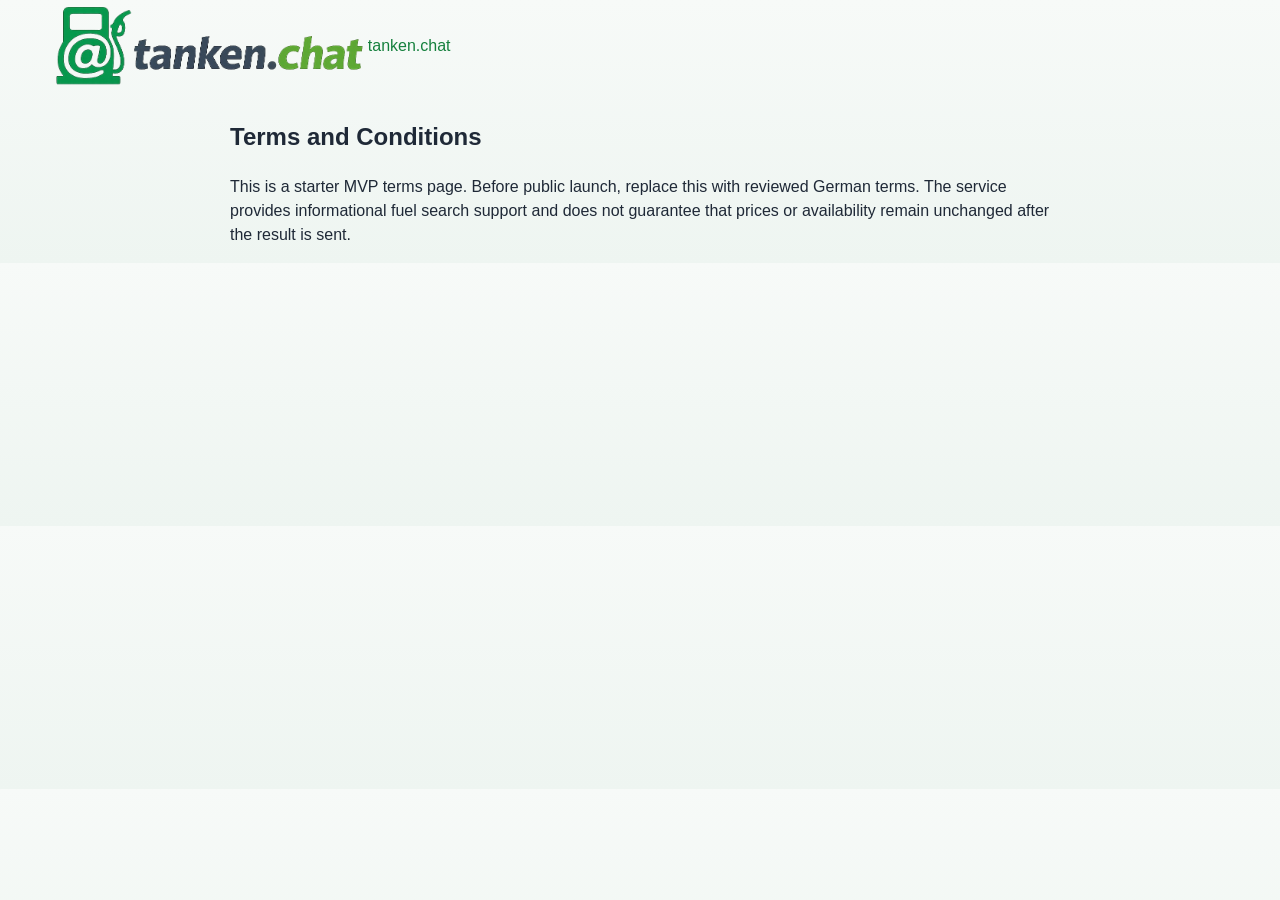
<file: terms.html>
<!doctype html>
<html lang="en">
<head>
  <meta charset="utf-8">
  <meta name="viewport" content="width=device-width, initial-scale=1">
  <title>Terms | tanken.chat</title>
  <link rel="stylesheet" href="/css/styles.css">
</head>
<body>
  <header><div class="container"><a class="brand" href="/"><img src="/assets/logo.png" alt="logo"><span>tanken.chat</span></a></div></header>
  <main><section><div class="container" style="max-width:820px;"><div class="card"><h1>Terms and Conditions</h1><p>This is a starter MVP terms page. Before public launch, replace this with reviewed German terms. The service provides informational fuel search support and does not guarantee that prices or availability remain unchanged after the result is sent.</p></div></div></section></main>
</body>
</html>
</file>
<file: css/styles.css>
:root {
  --bg: #f5f7f6;
  --card: #ffffff;
  --text: #1f2937;
  --muted: #6b7280;
  --line: #d1d5db;
  --brand: #16a34a;
  --brand-dark: #15803d;
  --brand-soft: #e8f7ee;
  --accent: #334155;
  --shadow: 0 10px 30px rgba(0, 0, 0, 0.08);
  --radius: 18px;
  --max: 1180px;
}

* {
  box-sizing: border-box;
}

html {
  scroll-behavior: smooth;
}

body {
  margin: 0;
  font-family: Arial, Helvetica, sans-serif;
  color: var(--text);
  background: linear-gradient(180deg, #f7faf8 0%, #eef5f1 100%);
  line-height: 1.5;
}

body.rtl {
  direction: rtl;
}

img {
  max-width: 100%;
  display: block;
}

a {
  color: var(--brand-dark);
  text-decoration: none;
}

a:hover {
  text-decoration: underline;
}

button {
  font-family: inherit;
}

.container {
  width: min(calc(100% - 32px), var(--max));
  margin: 0 auto;
}

.site-header {
  position: sticky;
  top: 0;
  z-index: 30;
  background: rgba(255, 255, 255, 0.96);
  backdrop-filter: blur(10px);
  border-bottom: 1px solid rgba(209, 213, 219, 0.7);
}

.header-shell {
  display: flex;
  flex-direction: column;
  gap: 10px;
  padding: 10px 0 14px;
}

.header-top {
  display: flex;
  align-items: center;
  justify-content: space-between;
  gap: 18px;
}

.brand {
  display: inline-flex;
  align-items: center;
  justify-content: flex-start;
  flex: 0 0 auto;
}

.brand img {
  height: 92px;
  width: auto;
  max-width: none;
  display: block;
}

.brand.small img {
  height: 82px;
}

.header-right {
  display: flex;
  align-items: center;
  gap: 20px;
}

.nav-links {
  display: flex;
  align-items: center;
  gap: 22px;
  flex-wrap: wrap;
}

.nav-links a {
  color: var(--accent);
  font-size: 18px;
  font-weight: 700;
}

.header-language-row {
  display: flex;
  justify-content: center;
  align-items: center;
}

.lang-switch {
  display: flex;
  align-items: center;
  justify-content: center;
  gap: 8px;
  flex-wrap: wrap;
}

.lang-btn {
  display: inline-flex;
  align-items: center;
  justify-content: center;
  min-width: 44px;
  height: 36px;
  padding: 0 12px;
  border-radius: 999px;
  border: 1px solid #bfe7cc;
  background: #fff;
  color: var(--brand-dark);
  font-size: 13px;
  font-weight: 700;
  cursor: pointer;
}

.lang-btn:hover {
  background: #f2fbf5;
}

.lang-btn.active {
  background: var(--brand);
  border-color: var(--brand);
  color: #fff;
}

.mobile-only {
  display: none;
}

.desktop-only {
  display: flex;
}

.btn {
  display: inline-flex;
  align-items: center;
  justify-content: center;
  min-height: 48px;
  padding: 0 20px;
  border-radius: 12px;
  border: 1px solid transparent;
  font-weight: 700;
  cursor: pointer;
  transition: 0.2s ease;
  text-decoration: none;
}

.btn:hover {
  text-decoration: none;
  transform: translateY(-1px);
}

.btn-primary {
  background: var(--brand);
  color: #fff;
  box-shadow: 0 8px 24px rgba(22, 163, 74, 0.22);
}

.btn-primary:hover {
  background: var(--brand-dark);
}

.btn-secondary {
  background: #fff;
  border-color: var(--line);
  color: var(--text);
}

.hero {
  padding: 46px 0 40px;
}

.hero-grid {
  display: grid;
  grid-template-columns: 1.15fr 0.85fr;
  gap: 40px;
  align-items: center;
}

.hero-copy h1 {
  margin: 0 0 18px;
  font-size: clamp(2.4rem, 5vw, 4.4rem);
  line-height: 1.05;
  letter-spacing: -0.03em;
}

.hero-copy p.lead {
  margin: 0 0 22px;
  font-size: 1.14rem;
  color: var(--muted);
  max-width: 700px;
}

.hero-badges {
  display: flex;
  flex-wrap: wrap;
  gap: 12px;
  margin: 22px 0 28px;
}

.badge {
  display: inline-flex;
  align-items: center;
  justify-content: center;
  background: var(--brand-soft);
  color: var(--brand-dark);
  border: 1px solid #ccefd8;
  border-radius: 999px;
  padding: 10px 14px;
  font-size: 14px;
  font-weight: 700;
}

.hero-actions {
  display: flex;
  flex-wrap: wrap;
  gap: 14px;
  margin-top: 10px;
}

.hero-card,
.feature-card,
.step-card,
.info-panel,
.form-panel {
  background: var(--card);
  border: 1px solid rgba(209, 213, 219, 0.8);
  border-radius: 24px;
  padding: 28px;
  box-shadow: var(--shadow);
}

.hero-card h3 {
  margin-top: 0;
  margin-bottom: 12px;
  font-size: 1.7rem;
}

.hero-card p {
  margin: 0 0 14px;
  color: var(--muted);
  font-size: 1.02rem;
}

.mini-steps,
.info-list,
.checkbox-group {
  display: grid;
  gap: 12px;
}

.mini-step,
.info-list li,
.checkbox-item {
  display: flex;
  align-items: flex-start;
  gap: 12px;
  padding: 14px 16px;
  border-radius: 14px;
  background: #f8faf9;
  border: 1px solid #e5e7eb;
  font-size: 1rem;
}

.mini-step-number,
.step-card .step-number {
  width: 32px;
  height: 32px;
  border-radius: 999px;
  background: var(--brand);
  color: #fff;
  display: inline-flex;
  align-items: center;
  justify-content: center;
  font-weight: 700;
  font-size: 15px;
  flex: 0 0 auto;
}

.section,
.form-page {
  padding: 34px 0;
}

.section-title {
  margin: 0 0 18px;
  font-size: clamp(1.8rem, 3vw, 2.7rem);
  line-height: 1.15;
}

.section-subtitle,
.info-panel p,
.form-panel .intro {
  margin: 0 0 28px;
  color: var(--muted);
  max-width: 820px;
  font-size: 1.08rem;
}

.features,
.steps {
  display: grid;
  grid-template-columns: repeat(3, 1fr);
  gap: 18px;
}

.feature-card h3,
.step-card h3 {
  margin: 0 0 10px;
  font-size: 1.35rem;
}

.feature-card p,
.step-card p {
  margin: 0;
  color: var(--muted);
  font-size: 1rem;
}

.form-shell {
  display: grid;
  grid-template-columns: 0.9fr 1.1fr;
  gap: 28px;
  align-items: start;
}

.info-panel h1,
.form-panel h2 {
  margin-top: 0;
  margin-bottom: 12px;
  font-size: clamp(2rem, 4vw, 3.3rem);
  line-height: 1.05;
}

.form-grid {
  display: grid;
  grid-template-columns: 1fr;
  gap: 18px;
}

.field label {
  display: block;
  margin-bottom: 8px;
  font-weight: 700;
  font-size: 16px;
}

.input,
.select,
textarea {
  width: 100%;
  min-height: 56px;
  border: 1px solid var(--line);
  border-radius: 14px;
  padding: 14px 16px;
  font-size: 17px;
  background: #fff;
  color: var(--text);
  outline: none;
}

.input:focus,
.select:focus,
textarea:focus {
  border-color: var(--brand);
  box-shadow: 0 0 0 4px rgba(22, 163, 74, 0.12);
}

.checkbox-item input {
  margin-top: 4px;
  transform: scale(1.15);
}

.checkbox-item label {
  margin: 0;
  font-weight: 600;
  line-height: 1.45;
  font-size: 1rem;
}

.form-note {
  margin-top: 10px;
  font-size: 14px;
  color: var(--muted);
}

.form-actions,
.helper-links,
.footer-links {
  display: flex;
  gap: 14px;
  flex-wrap: wrap;
}

.site-footer {
  padding: 28px 0 42px;
  color: var(--muted);
  font-size: 14px;
}

.footer-inner {
  display: flex;
  justify-content: space-between;
  gap: 18px;
  flex-wrap: wrap;
  border-top: 1px solid rgba(209, 213, 219, 0.8);
  padding-top: 20px;
}

@media (max-width: 980px) {
  .hero-grid,
  .features,
  .steps,
  .form-shell {
    grid-template-columns: 1fr;
  }

  .brand img {
    height: 78px;
  }

  .brand.small img {
    height: 72px;
  }

  .nav-links a {
    font-size: 16px;
  }
}

@media (max-width: 640px) {
  .container {
    width: min(calc(100% - 22px), var(--max));
  }

  .header-shell {
    gap: 8px;
    padding: 10px 0 12px;
  }

  .header-top {
    justify-content: center;
  }

  .brand img {
    height: 74px;
  }

  .brand.small img {
    height: 68px;
  }

  .desktop-only {
    display: none;
  }

  .mobile-only {
    display: flex;
    justify-content: center;
  }

  .nav-links-mobile {
    justify-content: center;
    gap: 14px;
  }

  .nav-links-mobile a {
    font-size: 14px;
  }

  .lang-switch {
    width: 100%;
    justify-content: center;
  }

  .lang-btn {
    min-width: 48px;
    height: 34px;
    padding: 0 10px;
    font-size: 12px;
  }

  .hero {
    padding-top: 28px;
  }

  .hero-copy h1,
  .info-panel h1,
  .form-panel h2 {
    font-size: clamp(2rem, 10vw, 3.1rem);
    word-break: break-word;
  }

  .hero-copy p.lead,
  .section-subtitle,
  .hero-card p,
  .feature-card p,
  .step-card p,
  .info-panel p,
  .form-panel .intro {
    font-size: 1rem;
  }

  .hero-card,
  .feature-card,
  .step-card,
  .info-panel,
  .form-panel {
    padding: 20px;
    border-radius: 18px;
  }

  .hero-actions,
  .form-actions {
    flex-direction: column;
  }

  .btn {
    width: 100%;
  }
}
</file>
